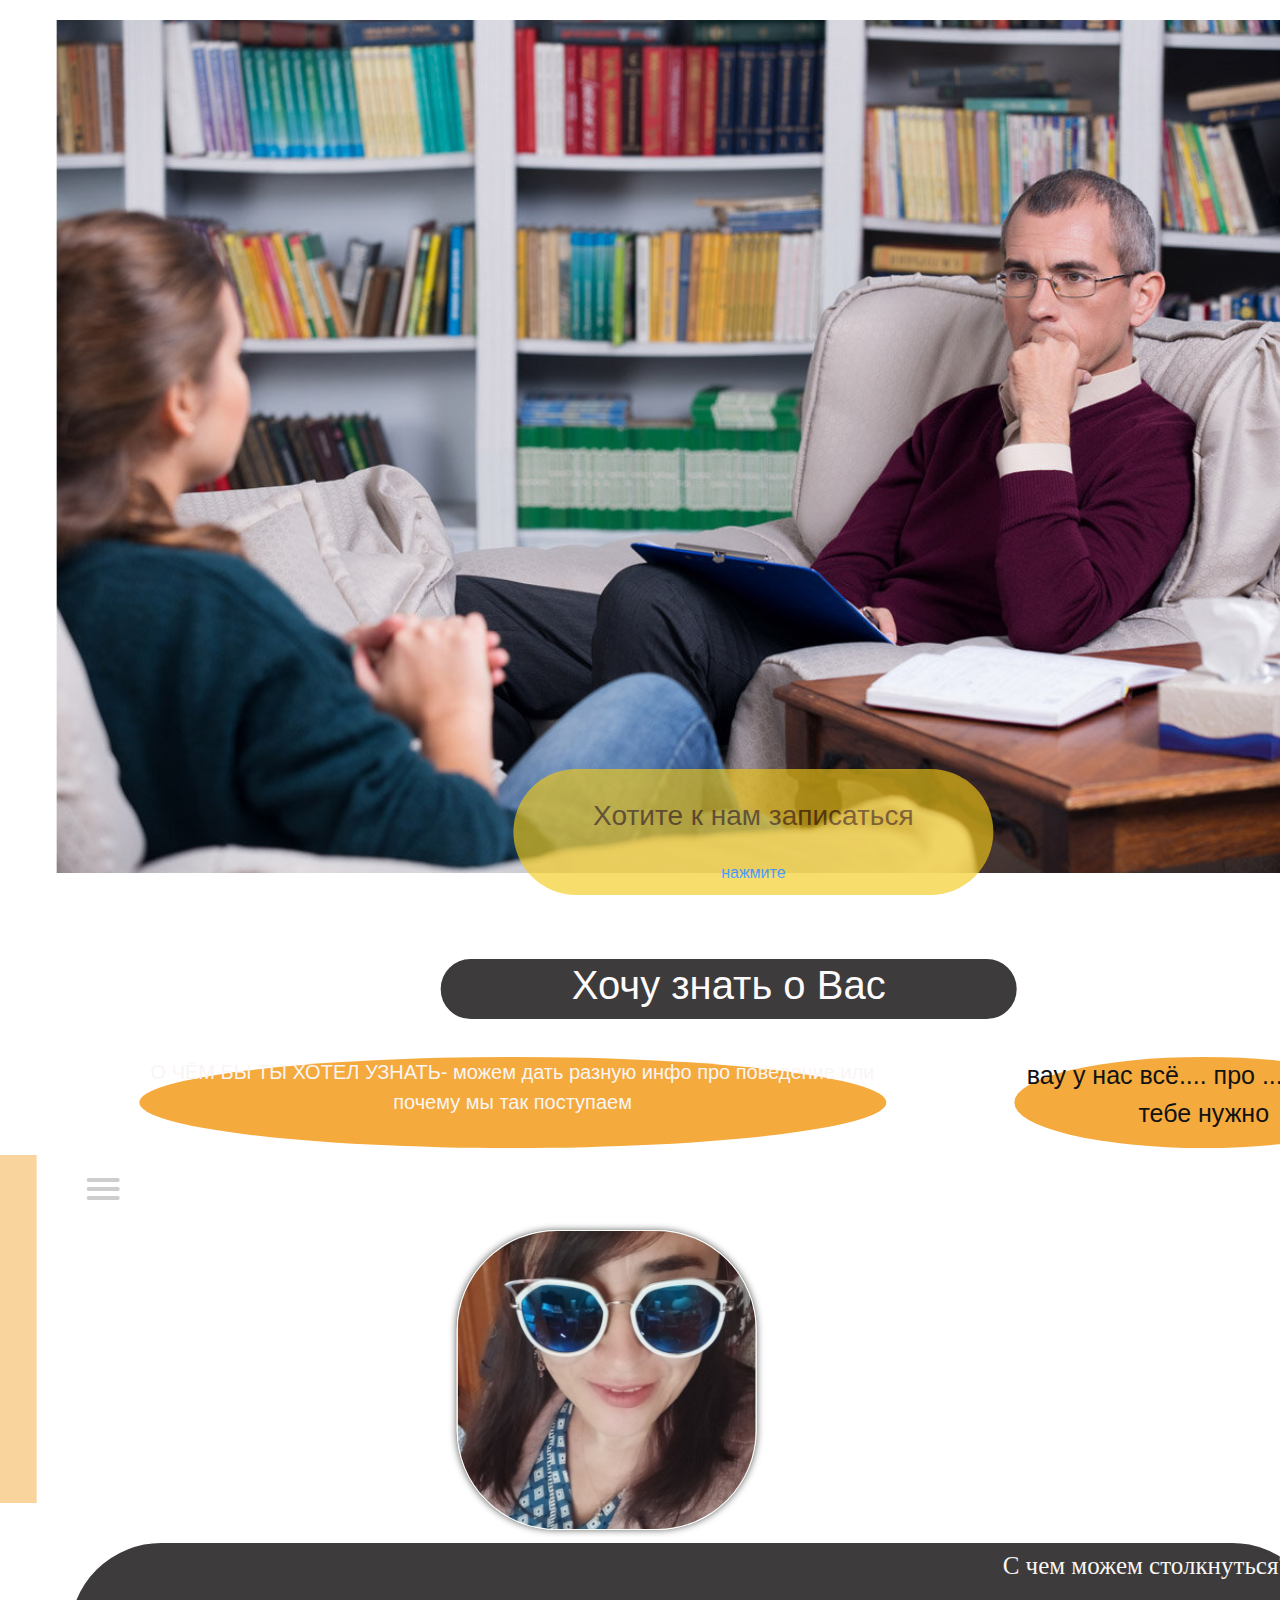
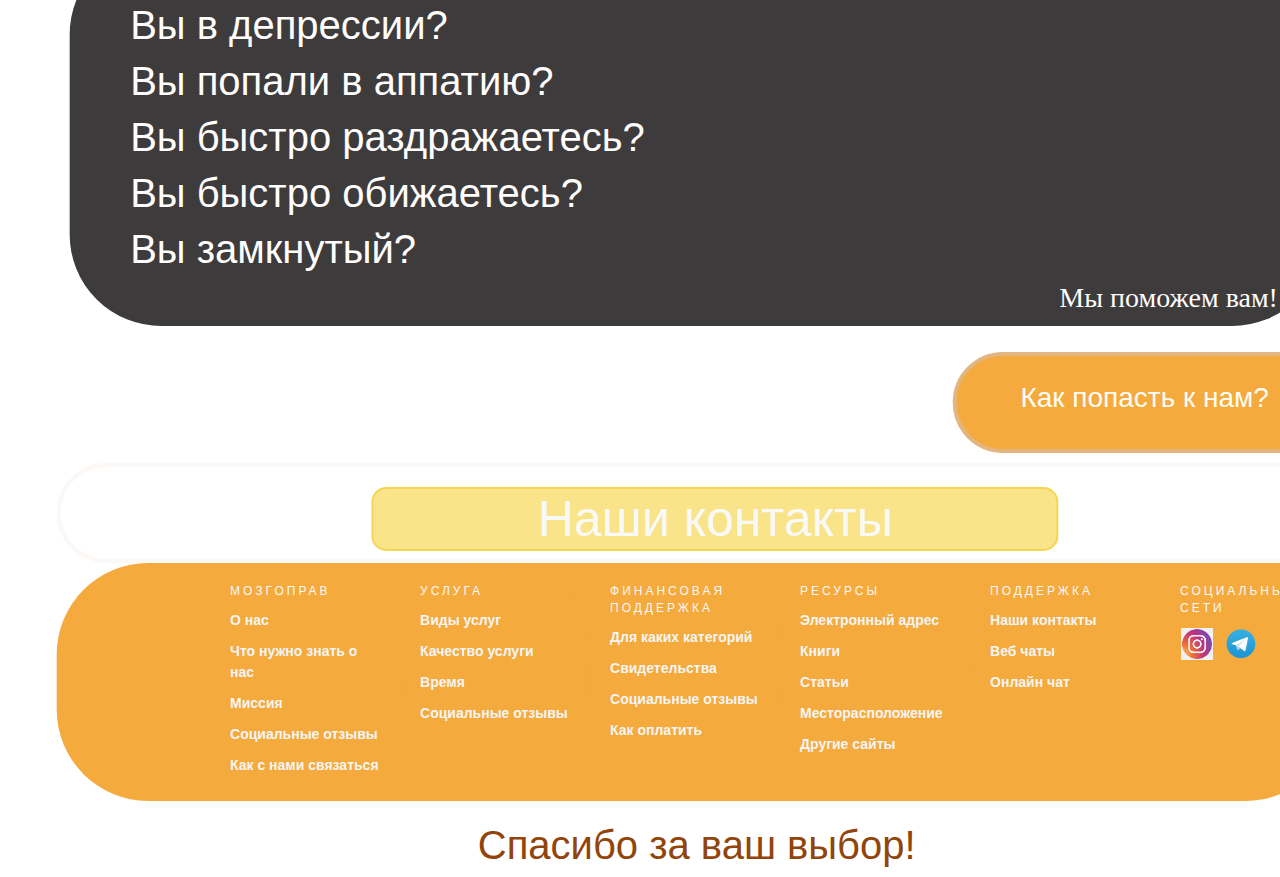
<file: index.html>
<!DOCTYPE html>
<!DOCTYPE html>
 <html>
<head>
<title> Ваш мозгоправ))) </title> 
<link href="dip.css" rel="stylesheet">
</head>
<link rel="stylesheet" href="https://cdn.jsdelivr.net/npm/bootstrap@4.6.2/dist/css/bootstrap.min.css">
  <script src="https://cdn.jsdelivr.net/npm/jquery@3.6.3/dist/jquery.slim.min.js"></script>
  <script src="https://cdn.jsdelivr.net/npm/popper.js@1.16.1/dist/umd/popper.min.js"></script>
  <script src="https://cdn.jsdelivr.net/npm/bootstrap@4.6.2/dist/js/bootstrap.bundle.min.js"></script>
  <meta http-equiv="Content-Type" content="text/html; charset=UTF-8"/>
    <meta name="viewport" content="width=device-width, initial-scale=1.0"/>
    <head>

<body>
     <div class="block_1">
        <p><img src="img/fon.glav.jpg" alt="" width="100%" height="100%"></p>
        <div class="block_2">    
               <h3 id="text1">Хотите к нам  записаться </h3>
               <a href="forma.index.html"> нажмите </a>
       
    </div>
    </div>
   <div class="block_3">
    <h1>Хочу знать о Вас</h1>
   </div>
               <div class="block_4"> 
                
    <div class="block_5"> 
         <style>
                .block_5 {
                -webkit-animation: slide-in-elliptic-bottom-bck 0.9s cubic-bezier(0.250, 0.460, 0.450, 0.940) ;
                        animation: slide-in-elliptic-bottom-bck 0.9s cubic-bezier(0.250, 0.460, 0.450, 0.940) ;
            }
          
            @-webkit-keyframes block_5 {
              0% {
                -webkit-transform: translateY(600px) rotateX(-30deg) scale(6.5);
                        transform: translateY(600px) rotateX(-30deg) scale(6.5);
                -webkit-transform-origin: 50% -100%;
                        transform-origin: 50% -100%;
                opacity: 0;
              }
              100% {
                -webkit-transform: translateY(0) rotateX(0) scale(1);
                        transform: translateY(0) rotateX(0) scale(1);
                -webkit-transform-origin: 50% 500px;
                        transform-origin: 50% 500px;
                opacity: 1;
              }
            }
            @keyframes block_5 {
              0% {
                -webkit-transform: translateY(600px) rotateX(-30deg) scale(6.5);
                        transform: translateY(600px) rotateX(-30deg) scale(6.5);
                -webkit-transform-origin: 50% -100%;
                        transform-origin: 50% -100%;
                opacity: 0;
              }
              100% {
                -webkit-transform: translateY(0) rotateX(0) scale(1);
                        transform: translateY(0) rotateX(0) scale(1);
                -webkit-transform-origin: 50% 500px;
                        transform-origin: 50% 500px;
                opacity: 1;
              }
            }
        
            </style>  
            <p>О ЧЁМ БЫ ТЫ ХОТЕЛ УЗНАТЬ- можем дать разную инфо про поведение или почему мы так поступаем</p>
        
</div>
        <div class="block_6">
                <style>
                        .block_6 {
                        -webkit-animation: slide-in-elliptic-bottom-bck 0.5s cubic-bezier(0.250, 0.460, 0.450, 0.940) ;
                                animation: slide-in-elliptic-bottom-bck 0.5s cubic-bezier(0.250, 0.460, 0.450, 0.940) ;
                    }
                  
                    @-webkit-keyframes block_6 {
                      0% {
                        -webkit-transform: translateY(600px) rotateX(-30deg) scale(6.5);
                                transform: translateY(600px) rotateX(-30deg) scale(6.5);
                        -webkit-transform-origin: 50% -100%;
                                transform-origin: 50% -100%;
                        opacity: 0;
                      }
                      100% {
                        -webkit-transform: translateY(0) rotateX(0) scale(1);
                                transform: translateY(0) rotateX(0) scale(1);
                        -webkit-transform-origin: 50% 500px;
                                transform-origin: 50% 500px;
                        opacity: 1;
                      }
                    }
                    @keyframes block_6 {
                      0% {
                        -webkit-transform: translateY(600px) rotateX(-30deg) scale(6.5);
                                transform: translateY(600px) rotateX(-30deg) scale(6.5);
                        -webkit-transform-origin: 50% -100%;
                                transform-origin: 50% -100%;
                        opacity: 0;
                      }
                      100% {
                        -webkit-transform: translateY(0) rotateX(0) scale(1);
                                transform: translateY(0) rotateX(0) scale(1);
                        -webkit-transform-origin: 50% 500px;
                                transform-origin: 50% 500px;
                        opacity: 1;
                      }
                    }
                
                    </style> 
          <p> вау у нас всё.... про ...   то ...что тебе нужно</p> 
            
        </div> 
   
               </div>
    
    <nav role="navigation"> 
        <div id="menuToggle">
    <input type="checkbox" />
    
    <span></span>
    <span></span>
    <span></span>
    
    <ul id="menu">
    <li><a href="uslugidoma.index.html"target="_blank" > Услуги дома </a></li>
    <li><a href="rabotaspodrost.index.html"target="_blank" >Работа с подростками</a></li>
    <li><a href="poj.index.html"target="_blank">Работа с пожилыми</a></li> 
    <li><a href="mlad.index.html"target="_blank">Работа с младенцами</a></L>
    <li><a href="info.index.html" target="_blank">Больше хочешь знать</a></li>
    </ul>
    </div>
    </nav>   
    <div class="block_7">
        <img src="img/dil.jpg" alt=""width="300" height="300" class="round">
</div> 
                
   
               <div class="block_9"> 
                <div class="block_10">
                        <p>С чем можем столкнуться?</p>
                        <h1>Вы в депрессии?</h1>
                        <h1>Вы попали в аппатию?</h1>
                        <h1>Вы быстро раздражаетесь?</h1>
                        <h1>Вы быстро обижаетесь?</h1>
                        <h1>Вы замкнутый?</h1>
                        <style>
                                .block_10{
                                -webkit-animation: slide-in-elliptic-bottom-bck 0.7s cubic-bezier(0.250, 0.460, 0.450, 0.940) ;
                                        animation: slide-in-elliptic-bottom-bck 0.7s cubic-bezier(0.250, 0.460, 0.450, 0.940) ;
                            }
                            
                            @-webkit-keyframes block_10 {
                              0% {
                                -webkit-transform: translateY(600px) rotateX(-30deg) scale(6.5);
                                        transform: translateY(600px) rotateX(-30deg) scale(6.5);
                                -webkit-transform-origin: 50% -100%;
                                        transform-origin: 50% -100%;
                                opacity: 0;
                              }
                              100% {
                                -webkit-transform: translateY(0) rotateX(0) scale(1);
                                        transform: translateY(0) rotateX(0) scale(1);
                                -webkit-transform-origin: 50% 500px;
                                        transform-origin: 50% 500px;
                                opacity: 1;
                              }
                            }
                            @keyframes block_10 {
                              0% {
                                -webkit-transform: translateY(600px) rotateX(-30deg) scale(6.5);
                                        transform: translateY(600px) rotateX(-30deg) scale(6.5);
                                -webkit-transform-origin: 50% -100%;
                                        transform-origin: 50% -100%;
                                opacity: 0;
                              }
                              100% {
                                -webkit-transform: translateY(0) rotateX(0) scale(1);
                                        transform: translateY(0) rotateX(0) scale(1);
                                -webkit-transform-origin: 50% 500px;
                                        transform-origin: 50% 500px;
                                opacity: 1;
                              }
                            }
                            </style>
<div class="block_11">
        <a href=""target="_blank" style="color:rgb(251, 250, 249);"><h3>Мы поможем вам!</h3></a>
           
</div>
                </div>
               </div>

    <style>
        .vl {
            border-left: 1px solid rgba(255, 252, 249, 0.6);
                        height: 220px;
        }
        </style>
        
       
    <style>
        .round {
         border-radius: 100px; /* Радиус скругления */
         border: 1px solid rgb(250, 255, 250); /* Параметры рамки */
         box-shadow: 0 0 7px #666; /* Параметры тени */
        }
       </style>
    <div class="block_8">
        <a href=""target="_blank" style="color:rgb(253, 253, 250)"><h3>Как попасть к нам?</h3></a>
       
                      
</div>
        <div class="block_21e">
        <div class="m">
           
                <style>
                .m{
                -webkit-animation: slide-in-elliptic-bottom-bck 0.7s cubic-bezier(0.250, 0.460, 0.450, 0.940) ;
                        animation: slide-in-elliptic-bottom-bck 0.7s cubic-bezier(0.250, 0.460, 0.450, 0.940) ;
            }
            
            @-webkit-keyframes m {
              0% {
                -webkit-transform: translateY(600px) rotateX(-30deg) scale(6.5);
                        transform: translateY(600px) rotateX(-30deg) scale(6.5);
                -webkit-transform-origin: 50% -100%;
                        transform-origin: 50% -100%;
                opacity: 0;
              }
              100% {
                -webkit-transform: translateY(0) rotateX(0) scale(1);
                        transform: translateY(0) rotateX(0) scale(1);
                -webkit-transform-origin: 50% 500px;
                        transform-origin: 50% 500px;
                opacity: 1;
              }
            }
            @keyframes m {
              0% {
                -webkit-transform: translateY(600px) rotateX(-30deg) scale(6.5);
                        transform: translateY(600px) rotateX(-30deg) scale(6.5);
                -webkit-transform-origin: 50% -100%;
                        transform-origin: 50% -100%;
                opacity: 0;
              }
              100% {
                -webkit-transform: translateY(0) rotateX(0) scale(1);
                        transform: translateY(0) rotateX(0) scale(1);
                -webkit-transform-origin: 50% 500px;
                        transform-origin: 50% 500px;
                opacity: 1;
              }
            }
            </style>
            <h1>Наши контакты</h1>
        </div>
                            </div>
                        </div>  
                        
<div class="footer">
        <div class="contain">
            <div class="col">
                <h1>Мозгоправ</h1>
                <ul>
                    <li>О нас</li>
                    <li>Что нужно знать о нас</li>
                    <li>Миссия</li>
                    <li>Социальные отзывы</li>
                    <li>Как с нами связаться</li>
                </ul>
           </div>
                <div class="col">
                    <h1>Услуга</h1>
                    <ul>
                        <li>Виды услуг</li>
                        <li>Качество услуги</li>
                        <li>Время</li>
                        <li>Социальные отзывы</li>
                       
                    </ul>
                </div>
                    <div class="col">
                        <h1>Финансовая поддержка</h1>
                        <ul>
                           
                    <li>Для каких категорий</li>
                    <li>Свидетельства</li>
                    <li>Социальные отзывы</li>
                    <li>Как оплатить</li>
                        </ul>
                    </div>
                        <div class="col">
                            <h1>Ресурсы</h1>
                            <ul>
                                <li>Электронный адрес</li>
                                <li>Книги</li>
                                <li>Статьи</li>
                                <li>Месторасположение</li>
                                <li>Другие сайты</li>
                                 </ul>         
                </div>
                <div class="col">
                    <h1> Поддержка</h1>
                    <ul>
                        <li> Наши контакты</li>
                        <li> Веб чаты</li>
                        <li> Онлайн чат</li>
                    </ul>
                </div>
                <div class="col social">
                    <h1> Социальные сети</h1>
                       <ul> 
                        <li> <a href="https://www.instagram.com/?ysclid=lhoke2sde0442898152"><img src="img/inst.jpg" width="32"></a></li>
                        <li>  <a href="https://t.me/dilroz1974"></a><img src="img/tel.jpg" width="32"></li>
                       
                       </ul>
            </div>
            <div class="clearfix"></div>
        </div>
    </div>
    <div class="slide-in-elliptic-bottom-bck">
        <h1> Спасибо за ваш выбор!</h1>
        <style>
        .slide-in-elliptic-bottom-bck {
        -webkit-animation: slide-in-elliptic-bottom-bck 0.7s cubic-bezier(0.250, 0.460, 0.450, 0.940) ;
                animation: slide-in-elliptic-bottom-bck 0.7s cubic-bezier(0.250, 0.460, 0.450, 0.940) ;
    }
    .slide-in-elliptic-bottom-bck h1{
        margin-top: 20px;
        color: rgb(145, 69, 11);
        text-align: center;
    }
    
    @-webkit-keyframes slide-in-elliptic-bottom-bck {
      0% {
        -webkit-transform: translateY(600px) rotateX(-30deg) scale(6.5);
                transform: translateY(600px) rotateX(-30deg) scale(6.5);
        -webkit-transform-origin: 50% -100%;
                transform-origin: 50% -100%;
        opacity: 0;
      }
      100% {
        -webkit-transform: translateY(0) rotateX(0) scale(1);
                transform: translateY(0) rotateX(0) scale(1);
        -webkit-transform-origin: 50% 500px;
                transform-origin: 50% 500px;
        opacity: 1;
      }
    }
    @keyframes slide-in-elliptic-bottom-bck {
      0% {
        -webkit-transform: translateY(600px) rotateX(-30deg) scale(6.5);
                transform: translateY(600px) rotateX(-30deg) scale(6.5);
        -webkit-transform-origin: 50% -100%;
                transform-origin: 50% -100%;
        opacity: 0;
      }
      100% {
        -webkit-transform: translateY(0) rotateX(0) scale(1);
                transform: translateY(0) rotateX(0) scale(1);
        -webkit-transform-origin: 50% 500px;
                transform-origin: 50% 500px;
        opacity: 1;
      }
    }
  
    </style>
     <script src="anime.min.js">
</script>

    <div id="myContainer"> 
        <div id="myAnimation"></div>
        </div>
        <script>
            function myMove() {
              var elem = document.getElementById("myAnimation");   
              var pos = 20;
              var id = setInterval(frame, 20);
              function frame() {
                if (pos == 350) {
                  clearInterval(id);
                } else {
                  pos++; 
                  elem.style.top = pos + 'px'; 
                  elem.style.left = pos + 'px'; 
                }
              }
            }
            </script>
</file>
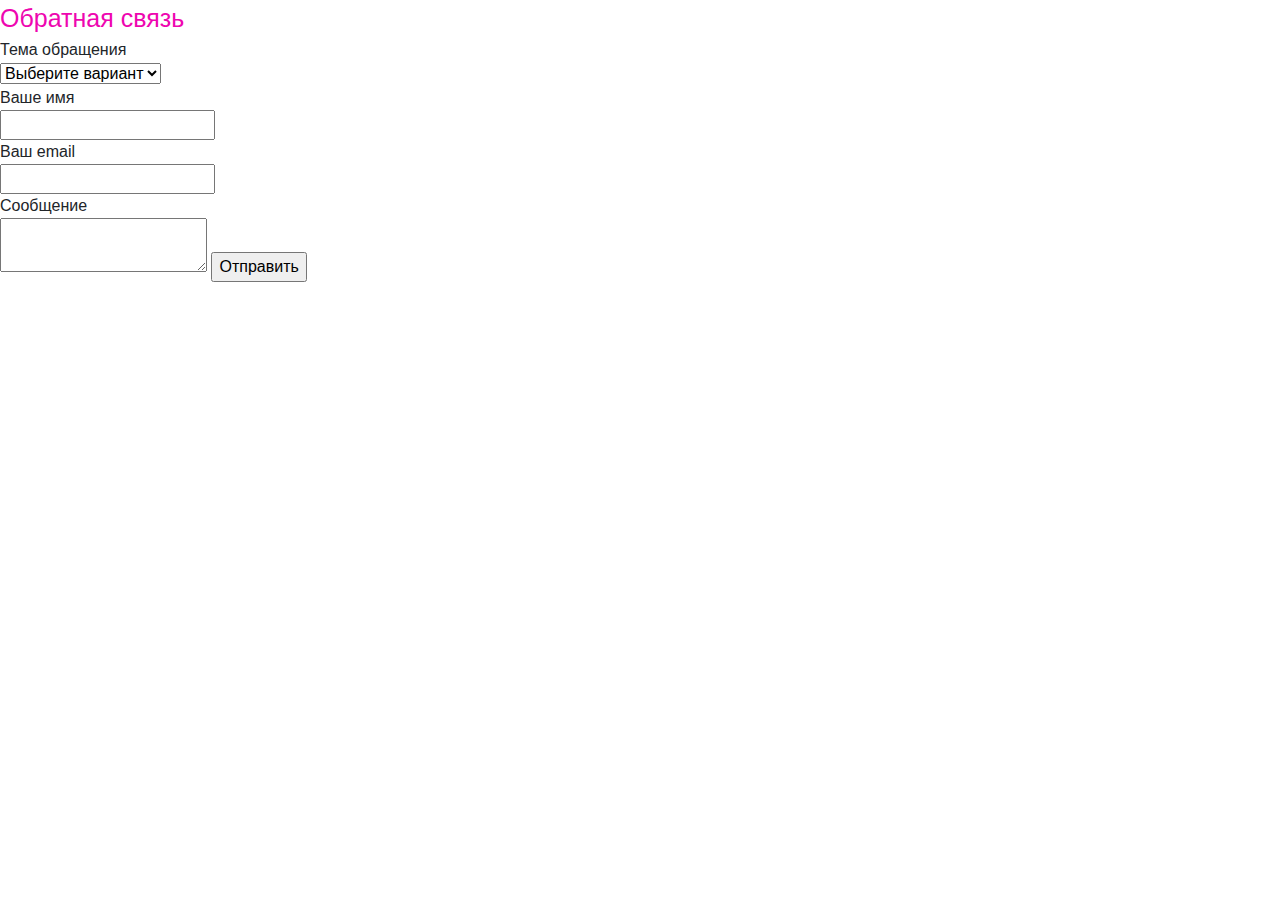
<file: forma.index.html>
<!DOCTYPE html>
 <html>
<head>
<title> Ваш мозгоправ))) </title> 
<link href="" rel="stylesheet">
</head>
<link rel="stylesheet" href="https://cdn.jsdelivr.net/npm/bootstrap@4.6.2/dist/css/bootstrap.min.css">
  <script src="https://cdn.jsdelivr.net/npm/jquery@3.6.3/dist/jquery.slim.min.js"></script>
  <script src="https://cdn.jsdelivr.net/npm/popper.js@1.16.1/dist/umd/popper.min.js"></script>
  <script src="https://cdn.jsdelivr.net/npm/bootstrap@4.6.2/dist/js/bootstrap.bundle.min.js"></script>
  <meta http-equiv="Content-Type" content="text/html; charset=UTF-8"/>
    <meta name="viewport" content="width=device-width, initial-scale=1.0"/>
    <head>

<body>
  <style>
    .body{
      background-color: blueviolet;
    }
  </style>
    <div class="block_1">
       
          
        <form class="guruweba_example_form" name="feedback" method="POST" action="/feedback.php">
            <div class="guruweba_example_caption">Обратная связь</div>
            <div class="guruweba_example_infofield">Тема обращения</div>
            <select name="theme" required="required">
              <option value="">Выберите вариант</option>
              <option>Депрессия</option>
              <option>Гнев</option>
              <option>Безразличие</option>
              <option>Страх и вина</option>
            </select>
            <div>Ваше имя</div>
            <input type="text" name="name" required="required">
            <div>Ваш email</div>
            <input type="email" name="email" required="required">
            <div>Сообщение</div>
            <textarea name="message"></textarea>
            <input type="submit" name="submit_btn" value="Отправить">
          </form>
          <style>
            .guruweba_example_caption{
              color: rgb(238, 6, 176);
              font-size: 25px;

            }
        
            .div{
              color: rgb(216, 8, 181);
            }
          </style>
    </div>
</file>
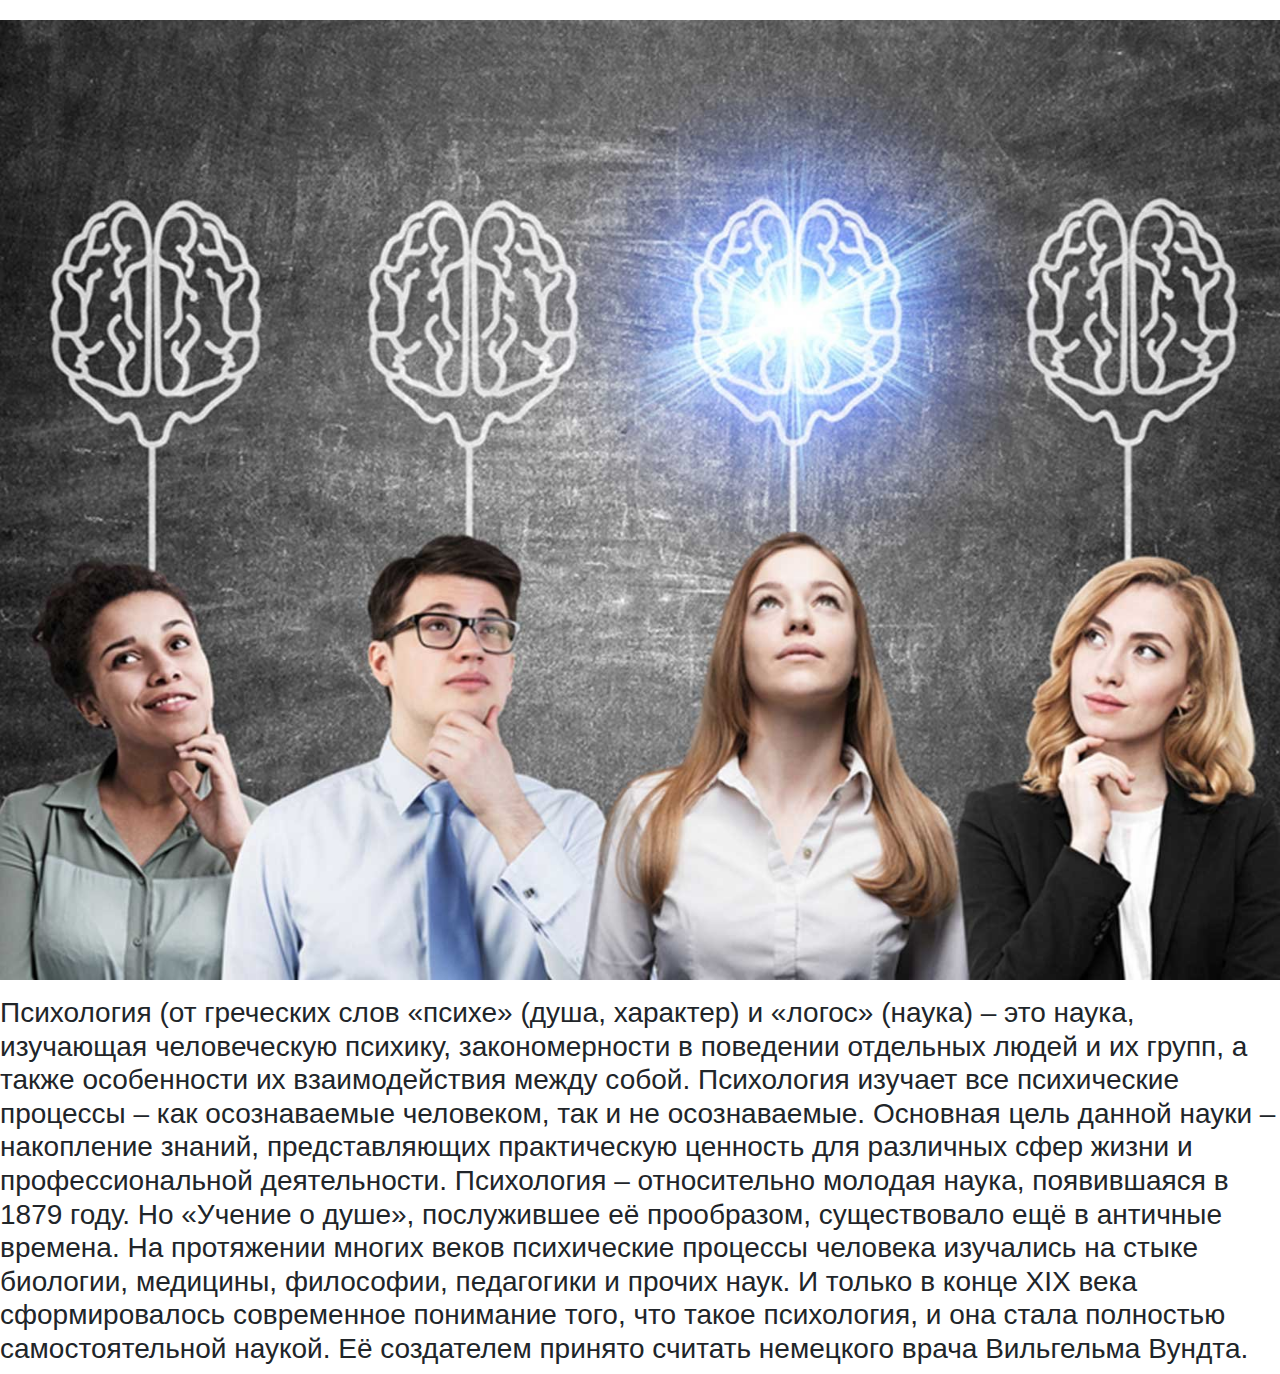
<file: info.index.html>
<!DOCTYPE html>
 <html>
<head>
<title> Ваш мозгоправ))) </title> 
<link href="dip.css" rel="stylesheet">
</head>
<link rel="stylesheet" href="https://cdn.jsdelivr.net/npm/bootstrap@4.6.2/dist/css/bootstrap.min.css">
  <script src="https://cdn.jsdelivr.net/npm/jquery@3.6.3/dist/jquery.slim.min.js"></script>
  <script src="https://cdn.jsdelivr.net/npm/popper.js@1.16.1/dist/umd/popper.min.js"></script>
  <script src="https://cdn.jsdelivr.net/npm/bootstrap@4.6.2/dist/js/bootstrap.bundle.min.js"></script>
  <meta http-equiv="Content-Type" content="text/html; charset=UTF-8"/>
    <meta name="viewport" content="width=device-width, initial-scale=1.0"/>
    <head>

<body>
    <div class="block_1">
        <p><img src="img/psihol.jpg" alt="" width="100%" height="100%"></p>
          
        <h3>Психология (от греческих слов «психе» (душа, характер) и «логос» (наука) – это наука, изучающая человеческую психику, закономерности в поведении отдельных людей и их групп, а также особенности их взаимодействия между собой. Психология изучает все психические процессы – как осознаваемые человеком, так и не осознаваемые. Основная цель данной науки – накопление знаний, представляющих практическую ценность для различных сфер жизни и профессиональной деятельности.

            Психология – относительно молодая наука, появившаяся в 1879 году. Но «Учение о душе», послужившее её прообразом, существовало ещё в античные времена. На протяжении многих веков психические процессы человека изучались на стыке биологии, медицины, философии, педагогики и прочих наук. И только в конце XIX века сформировалось современное понимание того, что такое психология, и она стала полностью самостоятельной наукой. Её создателем принято считать немецкого врача Вильгельма Вундта.</h3>
       
    </div>
    </div>
</file>
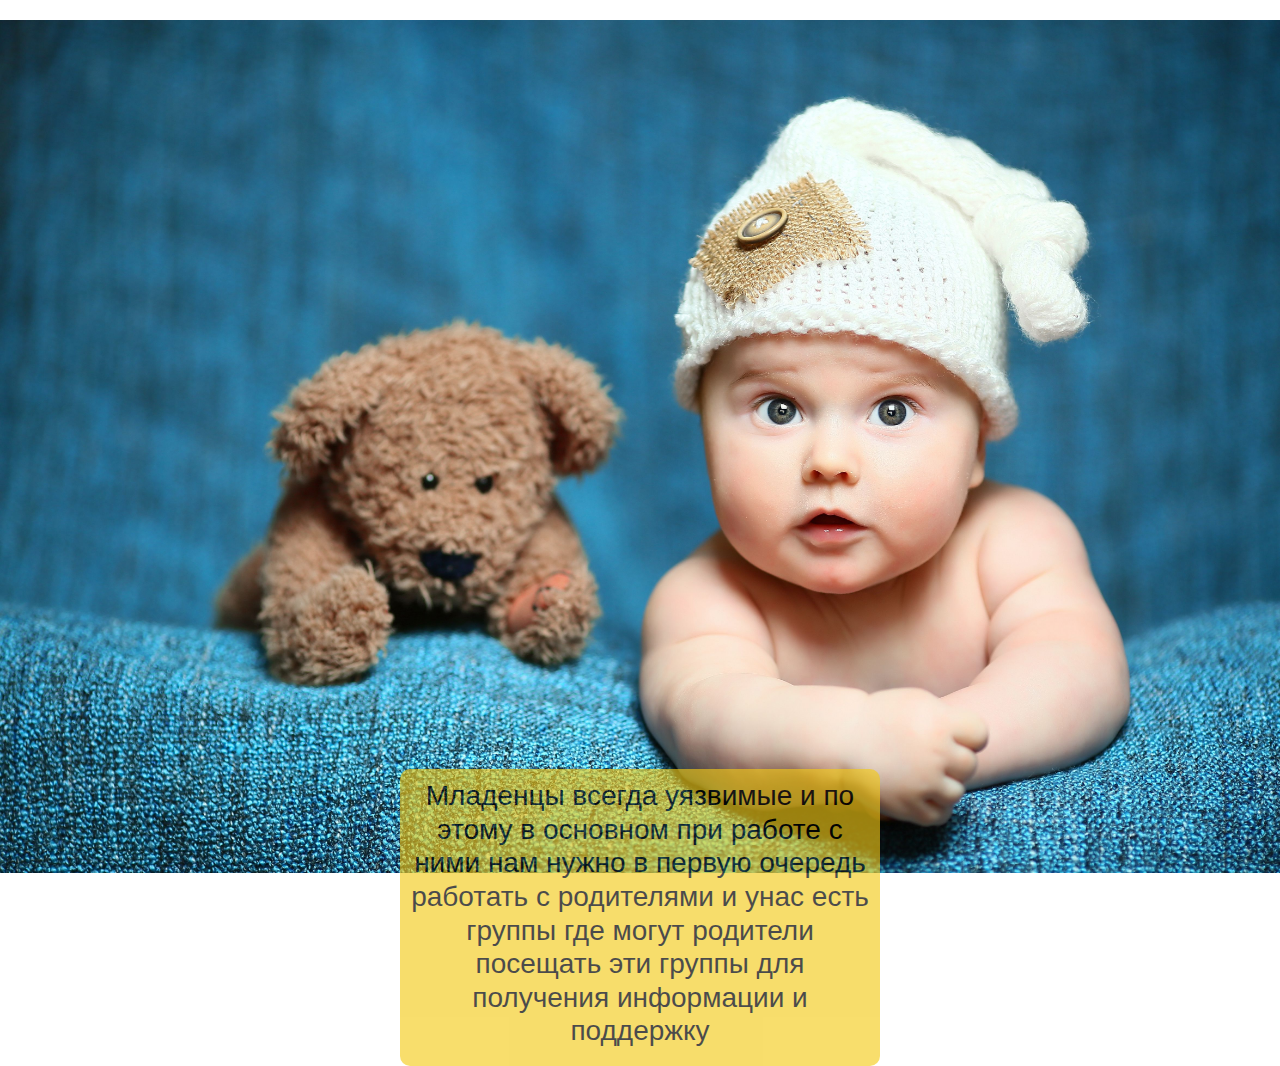
<file: mlad.index.html>
<!DOCTYPE html>
 <html>
<head>
<title> Ваш мозгоправ))) </title> 
<link href="dip.css" rel="stylesheet">
</head>
<link rel="stylesheet" href="https://cdn.jsdelivr.net/npm/bootstrap@4.6.2/dist/css/bootstrap.min.css">
  <script src="https://cdn.jsdelivr.net/npm/jquery@3.6.3/dist/jquery.slim.min.js"></script>
  <script src="https://cdn.jsdelivr.net/npm/popper.js@1.16.1/dist/umd/popper.min.js"></script>
  <script src="https://cdn.jsdelivr.net/npm/bootstrap@4.6.2/dist/js/bootstrap.bundle.min.js"></script>
  <meta http-equiv="Content-Type" content="text/html; charset=UTF-8"/>
    <meta name="viewport" content="width=device-width, initial-scale=1.0"/>
    <head>

<body>
    <div class="block_1">
        <p><img src="img/mlad.jpg" alt="" width="100%" height="100%"></p>
        <div class="block_2">    
        <h3>Младенцы всегда уязвимые и по этому в основном при работе с ними нам нужно в первую очередь работать с родителями и унас есть группы где могут родители посещать эти группы для получения информации и поддержку</h3>
       
    </div>
    </div>
</file>
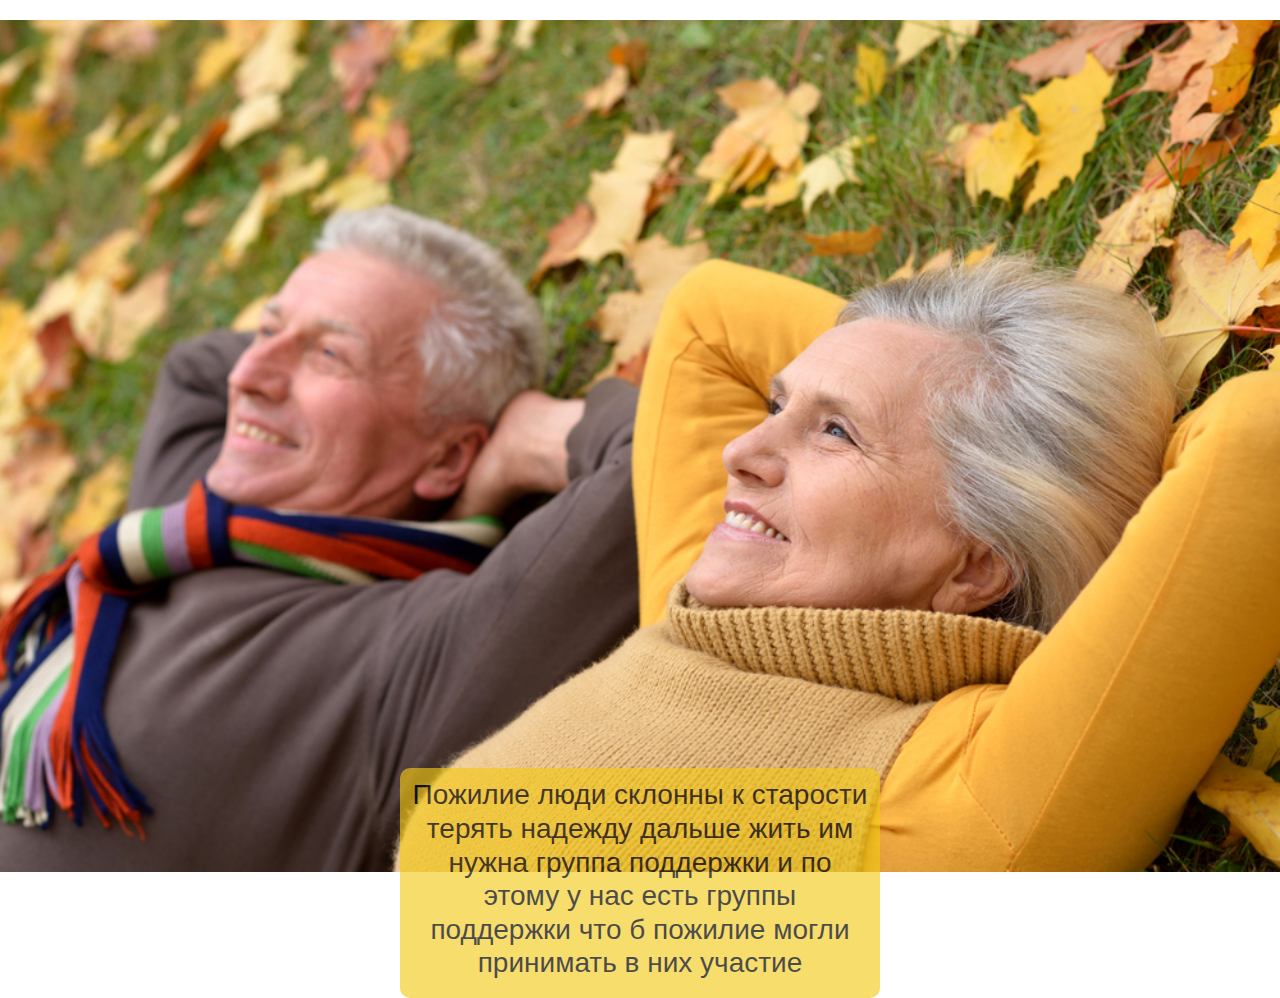
<file: poj.index.html>
<!DOCTYPE html>
 <html>
<head>
<title> Ваш мозгоправ))) </title> 
<link href="dip.css" rel="stylesheet">
</head>
<link rel="stylesheet" href="https://cdn.jsdelivr.net/npm/bootstrap@4.6.2/dist/css/bootstrap.min.css">
  <script src="https://cdn.jsdelivr.net/npm/jquery@3.6.3/dist/jquery.slim.min.js"></script>
  <script src="https://cdn.jsdelivr.net/npm/popper.js@1.16.1/dist/umd/popper.min.js"></script>
  <script src="https://cdn.jsdelivr.net/npm/bootstrap@4.6.2/dist/js/bootstrap.bundle.min.js"></script>
  <meta http-equiv="Content-Type" content="text/html; charset=UTF-8"/>
    <meta name="viewport" content="width=device-width, initial-scale=1.0"/>
    <head>

<body>
    <div class="block_1">
        <p><img src="img/pojil.jpg" alt="" width="100%" height="100%"></p>
        <div class="block_2">    
        <h3>Пожилие люди склонны к старости терять надежду дальше жить им нужна группа поддержки и по этому у нас есть группы поддержки что б пожилие могли принимать в них участие</h3>
       
    </div>
    </div>
</file>
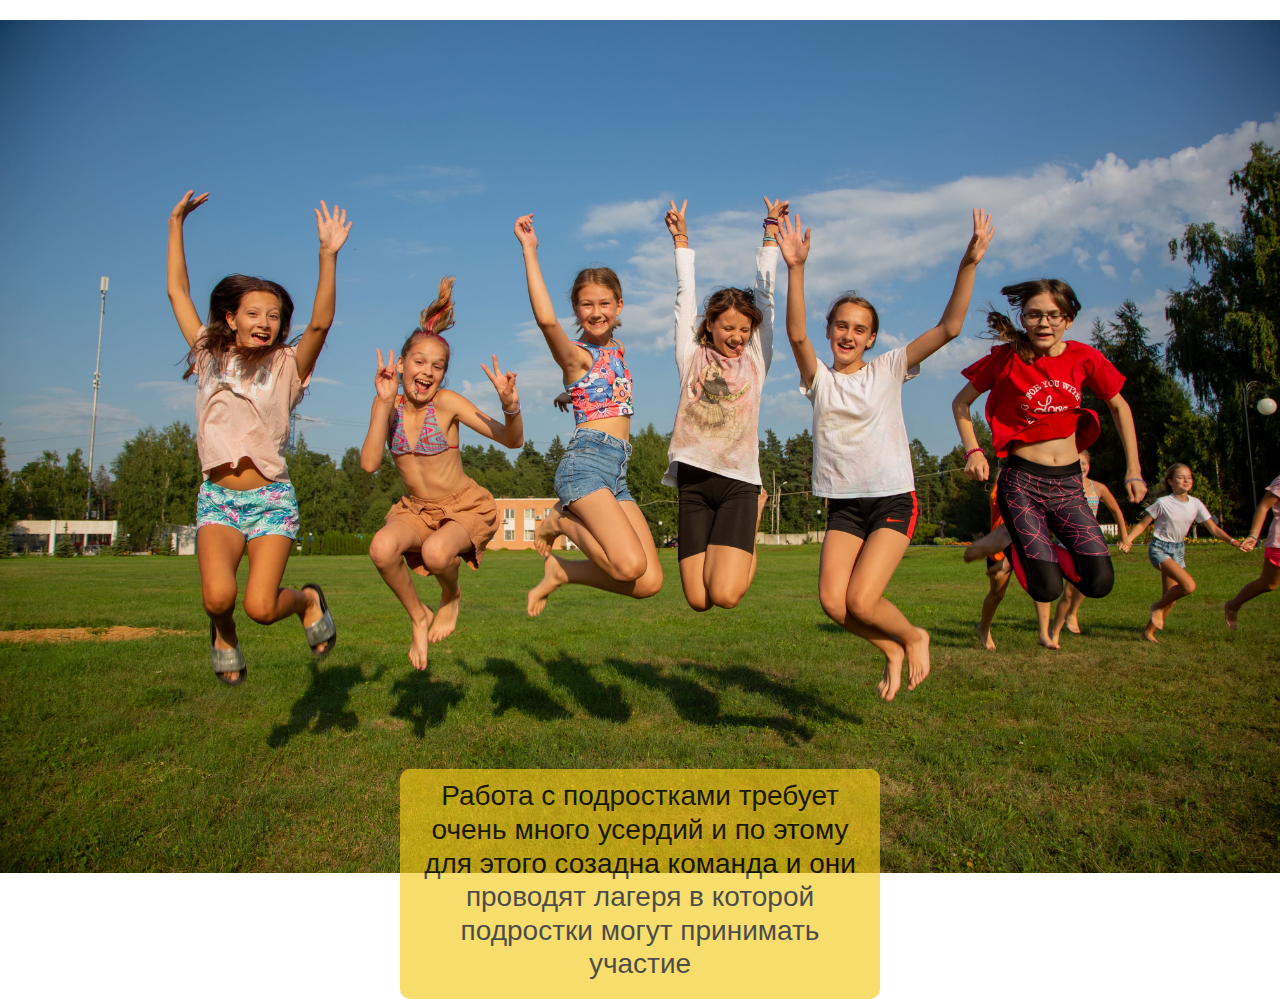
<file: rabotaspodrost.index.html>
<!DOCTYPE html>
 <html>
<head>
<title> Ваш мозгоправ))) </title> 
<link href="dip.css" rel="stylesheet">
</head>
<link rel="stylesheet" href="https://cdn.jsdelivr.net/npm/bootstrap@4.6.2/dist/css/bootstrap.min.css">
  <script src="https://cdn.jsdelivr.net/npm/jquery@3.6.3/dist/jquery.slim.min.js"></script>
  <script src="https://cdn.jsdelivr.net/npm/popper.js@1.16.1/dist/umd/popper.min.js"></script>
  <script src="https://cdn.jsdelivr.net/npm/bootstrap@4.6.2/dist/js/bootstrap.bundle.min.js"></script>
  <meta http-equiv="Content-Type" content="text/html; charset=UTF-8"/>
    <meta name="viewport" content="width=device-width, initial-scale=1.0"/>
    <head>

<body>
    <div class="block_1">
        <p><img src="img/lager.jpg" alt="" width="100%" height="100%"></p>
        <div class="block_2">    
        <h3>Работа с подростками требует очень много усердий и по этому для этого созадна команда и они проводят лагеря в которой подростки могут принимать участие</h3>
       
    </div>
    </div>
</file>
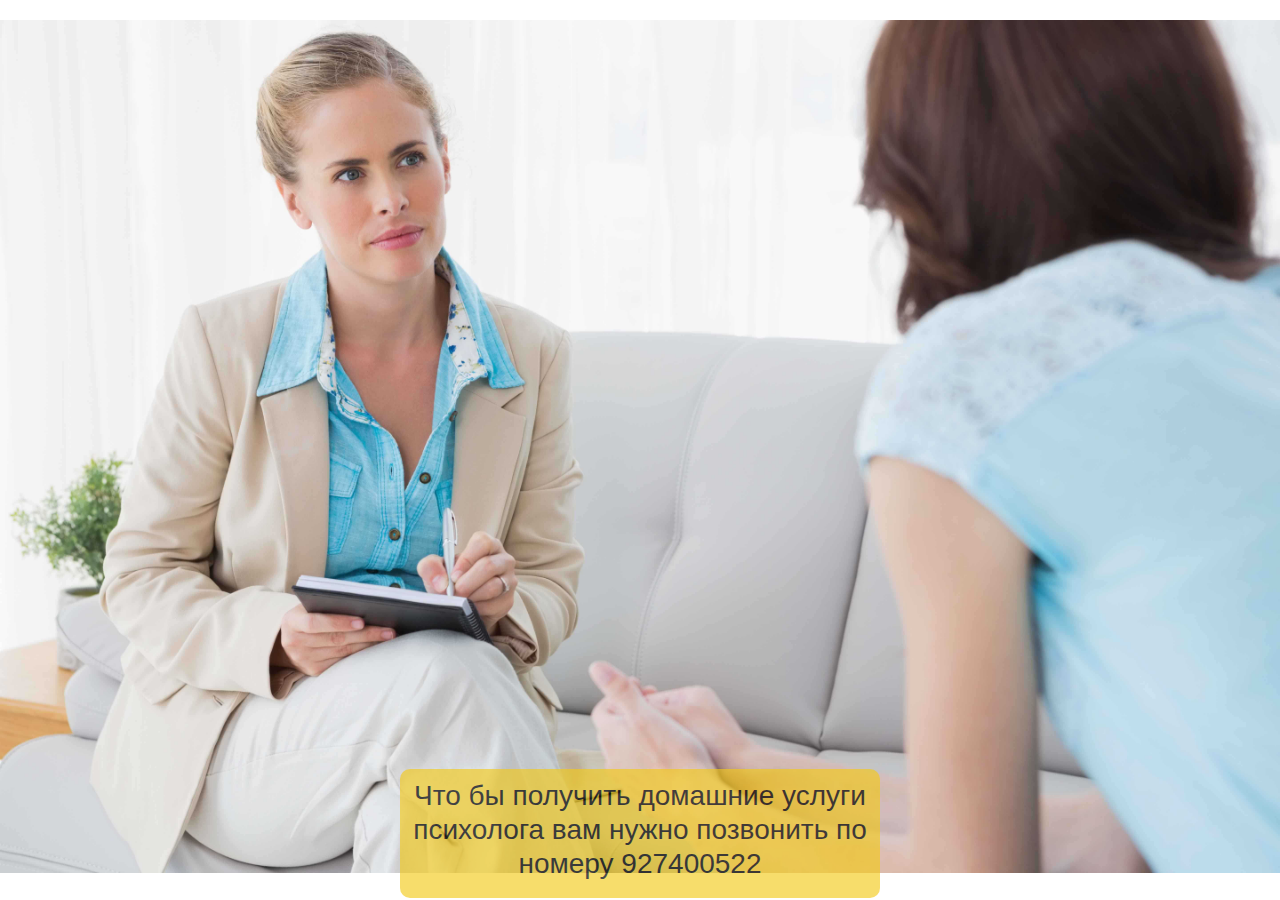
<file: uslugidoma.index.html>
<!DOCTYPE html>
<!DOCTYPE html>
 <html>
<head>
<title> Ваш мозгоправ))) </title> 
<link href="dip.css" rel="stylesheet">
</head>
<link rel="stylesheet" href="https://cdn.jsdelivr.net/npm/bootstrap@4.6.2/dist/css/bootstrap.min.css">
  <script src="https://cdn.jsdelivr.net/npm/jquery@3.6.3/dist/jquery.slim.min.js"></script>
  <script src="https://cdn.jsdelivr.net/npm/popper.js@1.16.1/dist/umd/popper.min.js"></script>
  <script src="https://cdn.jsdelivr.net/npm/bootstrap@4.6.2/dist/js/bootstrap.bundle.min.js"></script>
  <meta http-equiv="Content-Type" content="text/html; charset=UTF-8"/>
    <meta name="viewport" content="width=device-width, initial-scale=1.0"/>
    <head>

<body>
    <div class="block_1">
        <p><img src="img/fon.png" alt="" width="100%" height="100%"></p>
        <div class="block_2">    
        <h3>Что бы получить домашние услуги психолога вам нужно позвонить по номеру 927400522</h3>
       
    </div>
    </div>
</file>
<file: dip.css>
*{
    margin: 0;
    padding: 0;
    box-sizing: border-box;
    -webkit-box-sizing: border-box;
    -moz-box-sizing: border-box;
}
.block_1{
 width: 100%;
 height: 100%;
    margin-top: 10px;
    padding-top: 10px;
    width: 100%;
    border-radius: 20px;
   
   
}

.body{
    background-color: blueviolet;
  }
.block_2{
    
    text-align: center;
    background-color: rgba(244, 202, 22, 0.9);
    opacity: .7;
    margin-top: -120px; 
    margin-left: 400px;
    margin-right: 400px; 
    padding: 10px; 
    border-radius: 10px;
    color: #000;
   

}
#text1{
    padding-bottom: 20px;
   margin-top: 20px;
    font-family:'Franklin Gothic Medium', 'Arial Narrow', Arial, sans-serif;
    color: rgb(104, 66, 7);
   
}

.block_3{
    text-align:center;
    margin-top: 5%;
    display: flexbox;
    justify-content: space-around;
   margin-left: 30%;
   margin-right: 25%;
    border: 2px solid rgb(61, 59, 59);
    background-color: rgb(61, 59, 59);
    color: rgb(252, 250, 250);
    font-family:Arial, Helvetica, sans-serif;
    border-radius: 15px;
}
.block_4{
   margin-top: 3%;
   display: flex;
   justify-content: space-around;
}
.block_5{
    text-align:center;
    margin-left: 2%;
    margin-right: 10%; 
    font-size: 20px;
    color: rgb(250, 245, 245);
    margin-top: 0;
    background-color: rgb(244, 170, 60);
        border-radius: 15%;
}

    .block_6{
       
        text-align:center;
       
      font-size: 25px;
      color: rgb(18, 18, 18);
      margin-top: 0;
      background-color: rgb(244, 170, 60);
      
      border-radius: 15%;
    }
    .block_7{
        margin-top: 10px;
        margin-left: 400px;
    }
  
.block_8{
    display: flex;
    justify-content:center;
   margin-top: 2%;
    width: 30%;
    height: 40%;
    padding: 2%;
   margin-left: 70%;
    border:4px solid rgb(227, 181, 128);
    background-color:rgb(244, 170, 60);
    border-radius: 25px;
}
.block_9{
    margin: 1%;
    border-radius: 15px;
    border:4px solid  rgb(61, 59, 59);
    background-color: rgb(61, 59, 59);
}
.block_9 p{
    margin-left: 70%;
    font-size: 25px;
    font-family:fantasy;
    color: rgb(248, 246, 245);
}
.block_9 h1{
    margin-right: - 20%;
    text-align: left;
}
.block_10 h1{
    color:rgb(255, 253, 252);
}
.block_11 h3{
    margin-left: 70%;
    font-family:fantasy;
    color: rgb(253, 252, 251);
}
.block_18a{
    margin-top: -90px;
    width: 1200px;
    height: 600px;
    background-color: rgb(89, 50, 6);
    opacity: .7;
}
.block_19{
    margin-top: -300px;
    width: 1100px;
    display:flex;
    justify-content: space-around;
}
.block_19a{
    font-size: 20px;
    text-align:center;
    margin-left:  100px;
    margin-right: 100px;
    padding-top: 60px;
    
    
    color: rgb(250, 248, 248);
}.block_19b{
    font-size: 20px;
    text-align:center;
    margin-left:  100px;
    margin-right: 100px;
    padding-top: 60px;
    
    
    color: rgb(250, 248, 248);
}.block_19c{
    
    font-size: 20px;
    text-align:center;
    margin-left:  100px;
    margin-right: 100px;
    padding-top: 60px;
    
    
    color: rgb(250, 248, 248);
}
.block_20{
    margin-top: 60px;
    width: 1200px;
    height: 500px;
    background-color: rgba(252, 251, 250);
    
}
.block_20a{
    margin-top: 60px;
    width: 1200px;
    height: 250px;
    background-color: rgb(179, 129, 80);
    
}
.block_20b{
    margin-left: 50px;
    margin-top: -400px;
}
.block_20c h2{
    margin-left: 500px;
    margin-right: 100px;
    text-align:justify;
    margin-top: -150px;
    font-size: 30px;
  color: rgb(251, 250, 250);
  font-family:Arial, Helvetica, sans-serif;
}
.block_20d h2{
    margin-left: 500px;
    margin-right: 100px;
    text-align:justify;
    margin-top: 150px;
    font-size: 20px;
  color: rgb(6, 6, 6);
  font-family:'Courier New', Courier, monospace;
} 
.block_21 {
    margin-top: 50px;
    margin-left: 40px;
    padding-top: 50px;
    display:flex;
justify-content: space-around;

    
  }
  .block_21e {
  margin-top: 10px;  
  border:4px solid rgb(251, 248, 246);
  }
  .block_21a h4{
    
    color: rgb(110, 50, 4);
    margin-left: -260px;
    margin-top: 100px;
  }
  .block_21b h4{
    color: rgb(110, 50, 4);
    margin-left: -230px;
    margin-top: 100px;
  }
  .block_21c h4{
    color: rgb(110, 50, 4);
    margin-left: -260px;
    margin-top: 100px;
  }
  .block_21a p{
    margin-left: -200px;
    text-align:left;

  }
  .block_21b p{
    margin-left: -240px;
    
  }
  .block_21c p{
    margin-left: -230px;
    
  }
  .m h1{
    margin-top: 20px;
    font-size: 50px;
    margin-left: 20%;
    margin-right: 26%;
    color: rgb(249, 249, 248);
    text-align: center;
    border: 2px solid rgba(244, 202, 22, 0.5);
    background-color:rgba(244, 202, 22, 0.5);
    border-radius: 15px;
    
  }
  .col{
    width: 70px;
    height: 70px;
    background-color:  rgb(244, 170, 60);
}
#square {
	width: 100px;
	height: 100px;
	background: rgb(110, 50, 4);
}

#menuToggle {
    display: block; 
    position:relative;
    margin: 30px;
    border: right;
    
    
    z-index: 1;
    
    -webkit-user-select: none;
    user-select: none;
    }
    
    #menuToggle a {
    text-decoration: none; 
    color: #6b3e04;
    
    transition: color 0.3s ease;
    }
    
    #menuToggle a:hover { 
        color: rgb(250, 248, 248);
     }
    
    
     #menuToggle input {
     display: block;
     width: 40px;
     height: 32px;
      position: absolute;
      top: -7px;
      left: -5px;
    
     cursor: pointer;
    
     opacity: 0;
      /*hide this */
      z-index: 2;
      /* and place it over the hamburger */
    
     -webkit-touch-callout: none;
     }
    
     #menuToggle span {
      display: block;
      width: 33px;
      height: 4px;
      margin-bottom: 5px;
      position: relative;
    
     background:#cdcdcd; 
     border-radius: 3px;
     
     z-index: 1;
     
     transform-origin: 4px 0px;
     
     transition: transform 0.5s cubic-bezier (0.77, 0.2, 0.05, 1.0);
      background: 0.5s cubic-bezier (0.77, 0.2, 0.05, 1.0);
      opacity: 0.55s ease;
     }
    
     #menuToggle span:first-child {
    transform-origin: 0% 0%;
     }
    
    #menuToggle span:nth-last-child(2) { 
         transform-origin: 0% 100%;
     }
    
     #menuToggle input:checked~span {
    opacity: 1;
    transform: rotate(45deg) translate(-2px, -1px);
     background: #232323;
    }
    
    #menuToggle input:checked~span:nth-last-child(3) { 
        opacity: 0; 
        transform: rotate(0deg) scale (0.2, 0.2);
    } 
    
    #menuToggle input:checked~span:nth-last-child(2) {
         transform: rotate(-45deg) translate(0, -1px); 
        }
    
    #menu {
    position: absolute;
    width: 400px;
    margin: -50px 0 0 -50px; 
    padding: 50px;
    padding-top: 90px;
    
    background: rgb(244, 170, 60, .5);
    list-style-type: none;
    -webkit-font-smoothing: antialiased; 
    /* to stop flickering of text in safari */
    
    transform-origin: 0% 0%; 
    transform: translate(-100%, 0);
    
    transition: transform 0.5s cubic-bezier (0.77, 0.2, 0.05, 1.0);
    }
    
    #menu li {
    padding: 10px 0;
    font-size: 13px;
    }
    
    #menuToggle input:checked~ul { 
        transform: none;
    }
    li a {
        color: rgb(16, 16, 17);
        text-decoration:none;
        display:inline-block;
    padding: 1px;
    text-align:end;
    text-transform:uppercase;   
    }
    
    li a:hover {
        
        font-size: 15px;    
    }
    .footer {
        width: 100%;
         position: relative;
          background-color:  rgb(244, 170, 60);
        height: auto;
        border-radius: 15px;
        }
        .footer .col {
        
        width: 190px; 
        height: auto;
        float: left; 
        box-sizing: border-box;
        -webkit-box-sizing: border-box;
        -moz-box-sizing: border-box; 
        padding: 0px 20px 20px 20px;
        }
        .footer .col h1 {
        margin: 0; 
        padding: 0;
        font-family: inherit;
        font-size: 12px; 
        line-height: 17px;
        padding: 20px 0px 5px 0px;
        color: rgb(250, 248, 248); 
        font-weight: normal;
        text-transform:uppercase;
        letter-spacing: 0.250em;
        text-transform: uppercase;
        text-transform: uppercase;
        letter-spacing: 0.250em;
        }
        .footer .col ul {
           list-style-type: none;
        margin: 0;
        padding: 0;
        }
        
        .footer .col ul li {
        color: #f5f5f5;
         font-weight: bold;
         -webkit-transition: 2s;
        font-size: 14px;
        font-family: inherit;
        padding: 5px 0px 5px 0px;
         cursor: pointer;
        transition: 2s;
        -moz-transition: .25;
        }
        .social ul li {
        display: inline-block; 
        padding-right: 5px !important;
        }
        
        .footer .col ul li:hover { 
          transition: .1s; 
          -moz-transition: .1s;
        color: #5d5b5b;
        -webkit-transition: .1s;
        }
        .clearfix {
        clear: both;
        }
        
        @media only screen and (min-width: 1280px){ 
        .contain{
        width: 1200px; 
        margin: 0 auto;
        }
        }
        @media only screen and (max-width: 1139px) {
        .contain social {
           width: 1000px;
        display: block;
        }
        .social h1 {
        margin: 0px;
        }
        }
        @media only screen and (max-width: 950px) {
           .footer .col {
        width: 33%;
           }
        .footer .col h1 {
        font-size: 14px;
        }
        .footer .col ul li {
        font-size: 13px;
        }
        }
        @media only screen and (max-width: 500px) {
           .footer .col {
        width: 50%;
        }
        .footer .col h1 {
        font-size: 14px;
        }
        .footer .col ul li {
        font-size: 13px;
        }
        }
         @media only screen and (max-width: 340px) {
        .footer .col {
        width: 100%;
        }
         }
         .navbar {
            margin: 0;
            padding: 0;
            list-style-type: none;
          }
          .navbar li { display: inline; }
          .myAnimation h1{
            color: rgb(252, 250, 250);
    }
</file>
